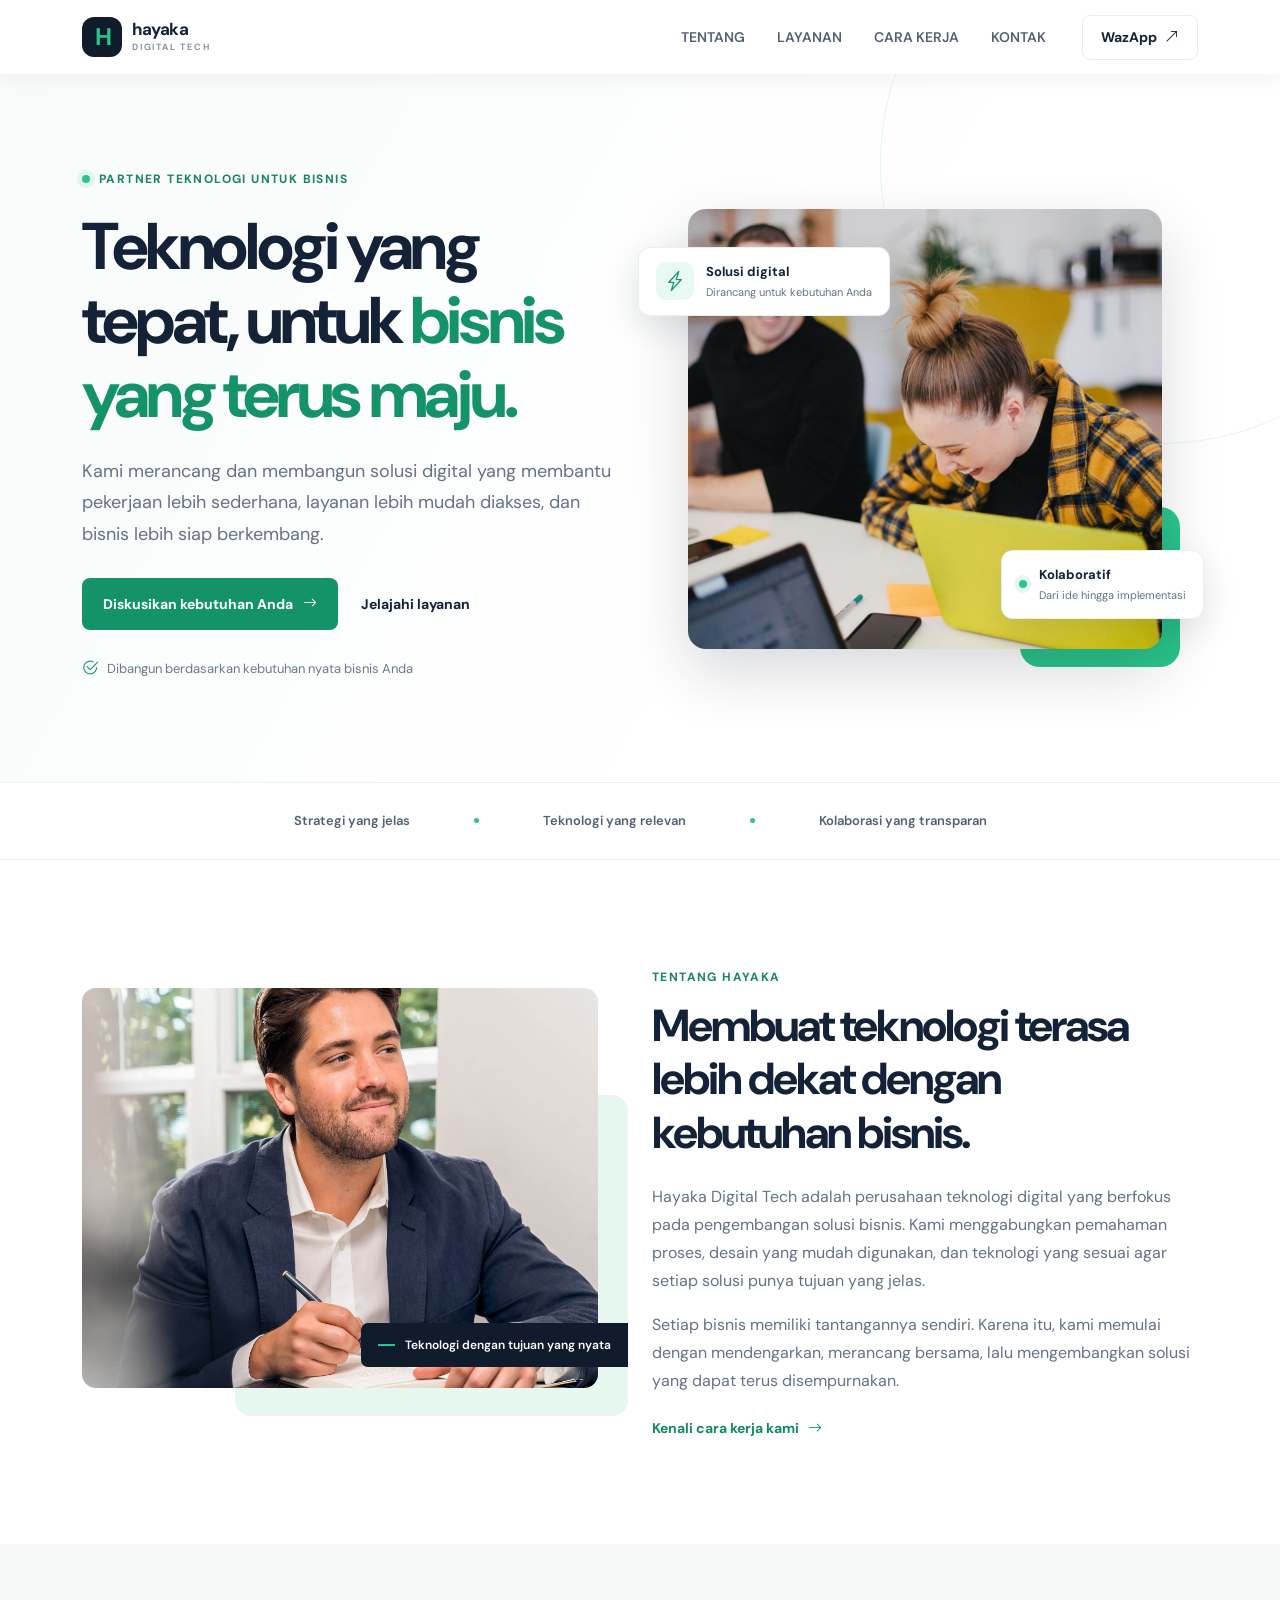
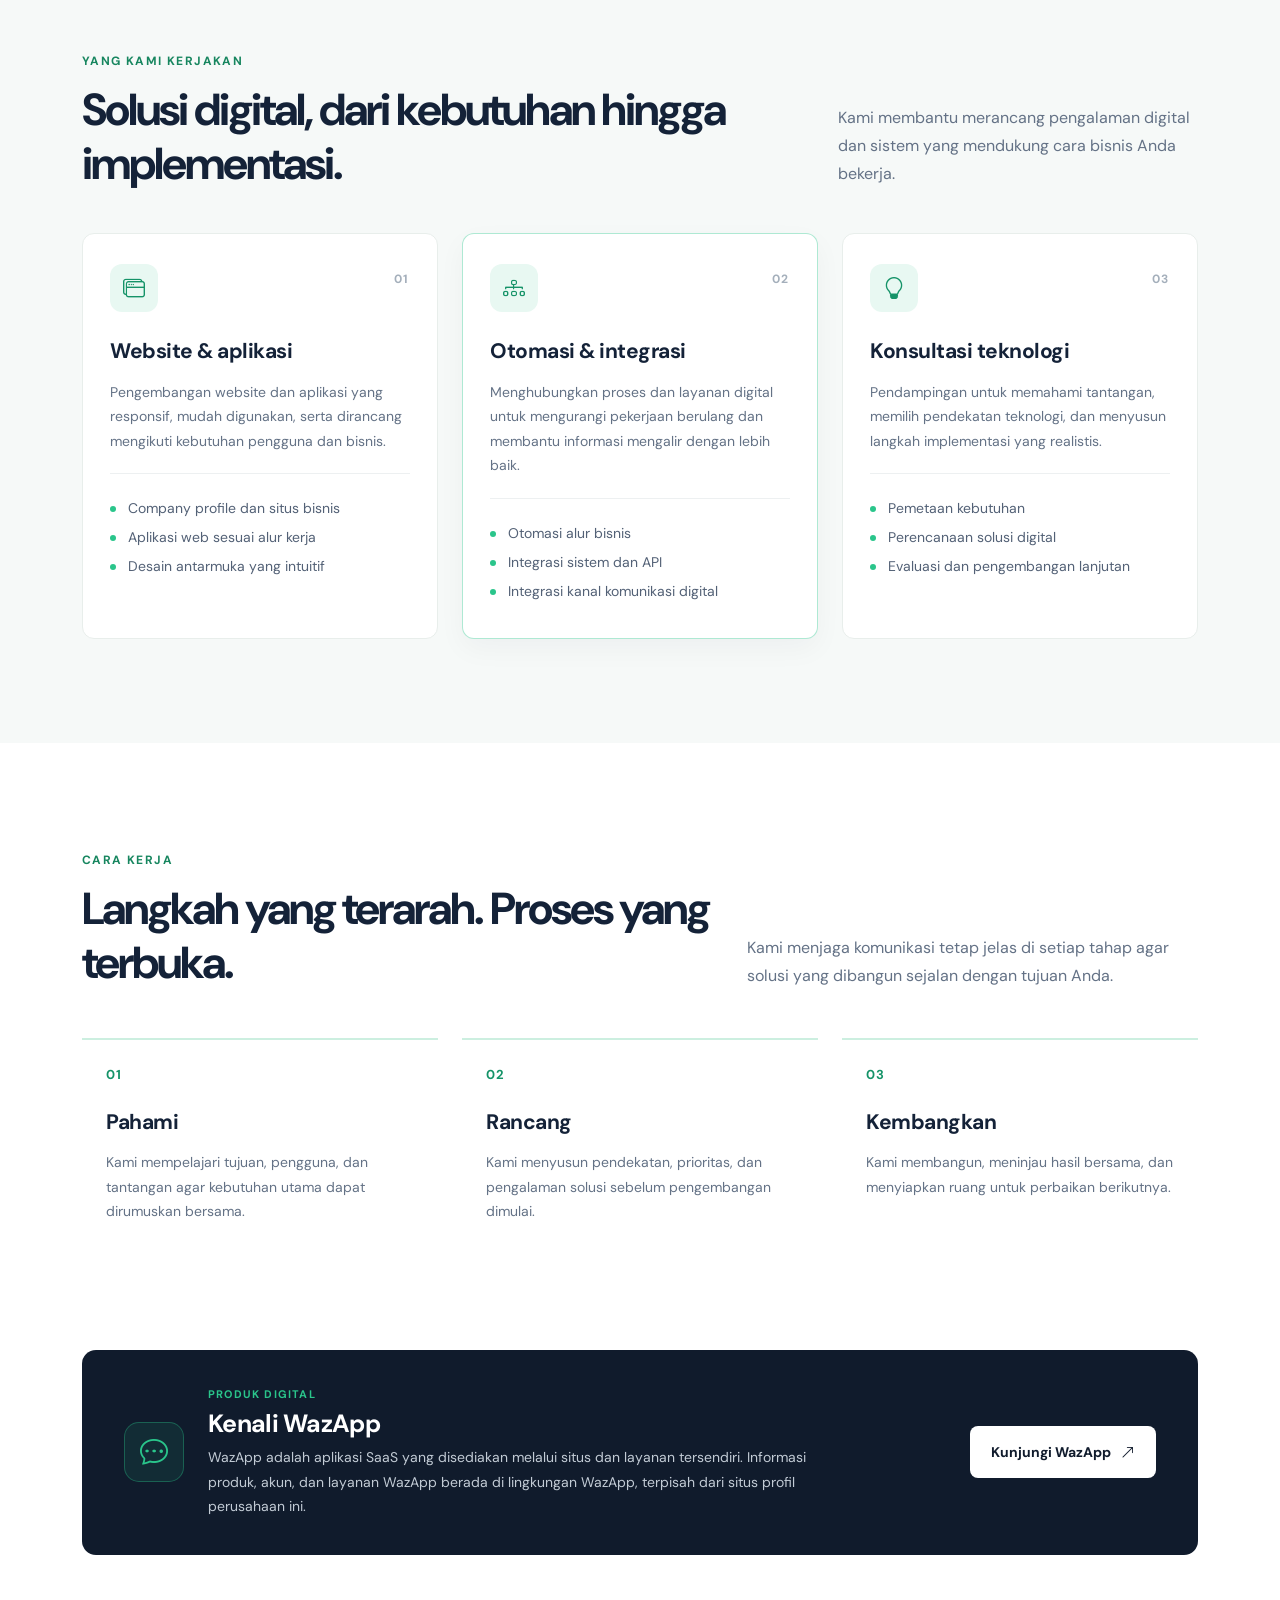
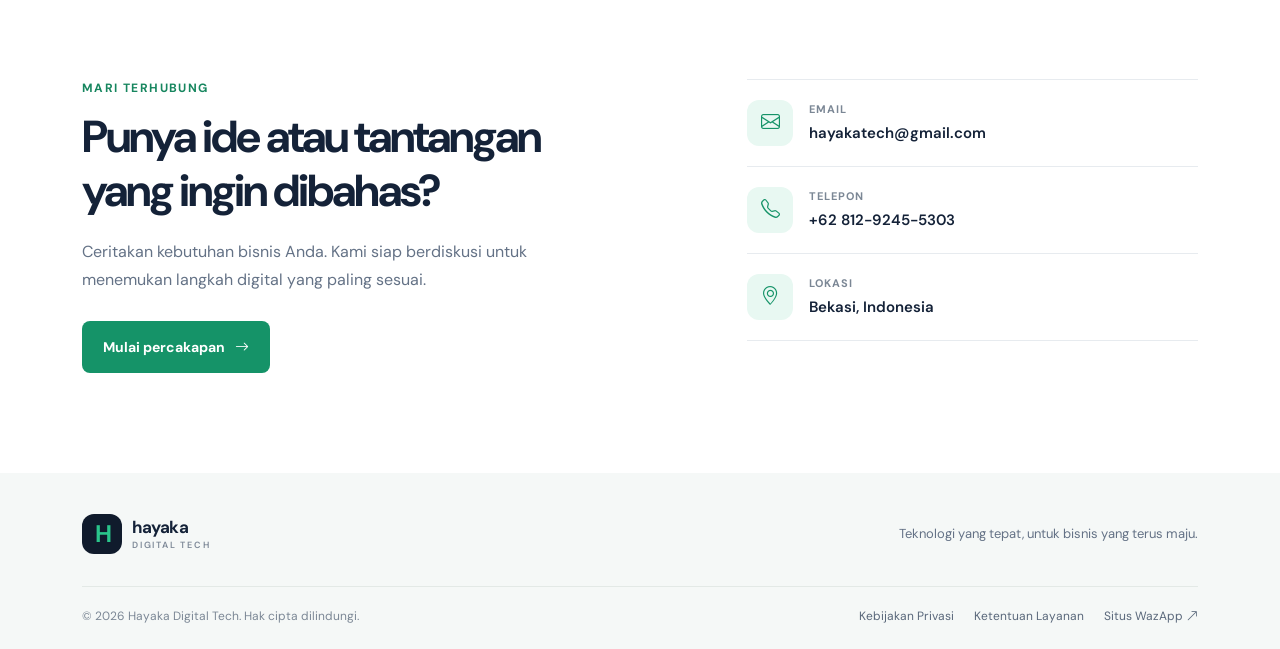
<file: index.html>
<!doctype html>
<html lang="id">
    <head>
        <meta charset="utf-8">
        <meta name="viewport" content="width=device-width, initial-scale=1">
        <meta name="theme-color" content="#101b2c">
        <meta name="description" content="Hayaka Digital Tech membantu bisnis berkembang melalui pengembangan website, aplikasi, otomasi, dan solusi digital yang dirancang sesuai kebutuhan.">
        <meta name="author" content="Hayaka Digital Tech">
        <link rel="canonical" href="https://hayaka.my.id/">
        <meta property="og:type" content="website">
        <meta property="og:title" content="Hayaka Digital Tech — Solusi Digital untuk Bisnis">
        <meta property="og:description" content="Membangun solusi digital yang praktis, relevan, dan siap berkembang bersama bisnis Anda.">
        <meta property="og:url" content="https://hayaka.my.id/">
        <meta property="og:locale" content="id_ID">
        <title>Hayaka Digital Tech — Solusi Digital untuk Bisnis</title>

        <link rel="preconnect" href="https://fonts.googleapis.com">
        <link rel="preconnect" href="https://fonts.gstatic.com" crossorigin>
        <link href="https://fonts.googleapis.com/css2?family=DM+Sans:wght@400;500;600;700&display=swap" rel="stylesheet">
        <link href="css/bootstrap.min.css" rel="stylesheet">
        <link href="css/bootstrap-icons.css" rel="stylesheet">
        <link href="css/tooplate-waso-strategy.css" rel="stylesheet">
        <link href="css/hayaka.css" rel="stylesheet">
    </head>

    <body>
        <a class="skip-link" href="#konten">Lewati ke konten</a>

        <nav class="navbar navbar-expand-lg navbar-light site-navbar sticky-top" aria-label="Navigasi utama">
            <div class="container">
                <a class="navbar-brand brand-lockup" href="./" aria-label="Hayaka Digital Tech, beranda">
                    <span class="brand-mark" aria-hidden="true">H</span>
                    <span class="brand-name">hayaka<span>digital tech</span></span>
                </a>
                <button class="navbar-toggler" type="button" data-bs-toggle="collapse" data-bs-target="#mainNavigation" aria-controls="mainNavigation" aria-expanded="false" aria-label="Buka navigasi">
                    <span class="navbar-toggler-icon"></span>
                </button>
                <div class="collapse navbar-collapse" id="mainNavigation">
                    <ul class="navbar-nav ms-auto align-items-lg-center">
                        <li class="nav-item"><a class="nav-link" href="#tentang">Tentang</a></li>
                        <li class="nav-item"><a class="nav-link" href="#layanan">Layanan</a></li>
                        <li class="nav-item"><a class="nav-link" href="#cara-kerja">Cara kerja</a></li>
                        <li class="nav-item"><a class="nav-link" href="#kontak">Kontak</a></li>
                        <li class="nav-item ms-lg-3"><a class="nav-cta" href="https://wazapp.hayaka.my.id/" target="_blank" rel="noopener noreferrer">WazApp <i class="bi bi-arrow-up-right" aria-hidden="true"></i></a></li>
                    </ul>
                </div>
            </div>
        </nav>

        <main id="konten">
            <section class="hero-section" id="beranda">
                <div class="container">
                    <div class="row align-items-center gy-5">
                        <div class="col-lg-6">
                            <span class="eyebrow"><span class="eyebrow-dot"></span> Partner teknologi untuk bisnis</span>
                            <h1>Teknologi yang tepat, untuk <span>bisnis yang terus maju.</span></h1>
                            <p class="hero-copy">Kami merancang dan membangun solusi digital yang membantu pekerjaan lebih sederhana, layanan lebih mudah diakses, dan bisnis lebih siap berkembang.</p>
                            <div class="hero-actions">
                                <a class="button button-primary" href="#kontak">Diskusikan kebutuhan Anda <i class="bi bi-arrow-right" aria-hidden="true"></i></a>
                                <a class="button button-text" href="#layanan">Jelajahi layanan</a>
                            </div>
                            <div class="hero-note"><i class="bi bi-check2-circle" aria-hidden="true"></i> Dibangun berdasarkan kebutuhan nyata bisnis Anda</div>
                        </div>
                        <div class="col-lg-6">
                            <div class="hero-visual">
                                <img src="images/slide/jason-goodman-0K7GgiA8lVE-unsplash.jpg" alt="Tim berkolaborasi merancang solusi digital" class="hero-image">
                                <div class="visual-card visual-card-top"><span class="visual-icon"><i class="bi bi-lightning-charge" aria-hidden="true"></i></span><span><strong>Solusi digital</strong><small>Dirancang untuk kebutuhan Anda</small></span></div>
                                <div class="visual-card visual-card-bottom"><span class="visual-status" aria-hidden="true"></span><span><strong>Kolaboratif</strong><small>Dari ide hingga implementasi</small></span></div>
                                <div class="visual-decoration" aria-hidden="true"></div>
                            </div>
                        </div>
                    </div>
                </div>
            </section>

            <section class="intro-strip" aria-label="Fokus perusahaan">
                <div class="container">
                    <div class="intro-strip-inner">
                        <span>Strategi yang jelas</span><span class="strip-divider" aria-hidden="true"></span>
                        <span>Teknologi yang relevan</span><span class="strip-divider" aria-hidden="true"></span>
                        <span>Kolaborasi yang transparan</span>
                    </div>
                </div>
            </section>

            <section class="section-padding about-section" id="tentang">
                <div class="container">
                    <div class="row align-items-center gy-5">
                        <div class="col-lg-6">
                            <div class="about-visual">
                                <img src="images/peter-jones-WZROBIlY8Rg-unsplash.jpg" alt="Kolaborasi dalam mengembangkan ide dan produk digital" loading="lazy">
                                <div class="about-caption"><span class="caption-line"></span><span>Teknologi dengan tujuan yang nyata</span></div>
                            </div>
                        </div>
                        <div class="col-lg-6">
                            <span class="section-kicker">Tentang Hayaka</span>
                            <h2 class="section-heading">Membuat teknologi terasa lebih dekat dengan kebutuhan bisnis.</h2>
                            <p class="section-copy">Hayaka Digital Tech adalah perusahaan teknologi digital yang berfokus pada pengembangan solusi bisnis. Kami menggabungkan pemahaman proses, desain yang mudah digunakan, dan teknologi yang sesuai agar setiap solusi punya tujuan yang jelas.</p>
                            <p class="section-copy">Setiap bisnis memiliki tantangannya sendiri. Karena itu, kami memulai dengan mendengarkan, merancang bersama, lalu mengembangkan solusi yang dapat terus disempurnakan.</p>
                            <a class="inline-link" href="#cara-kerja">Kenali cara kerja kami <i class="bi bi-arrow-right" aria-hidden="true"></i></a>
                        </div>
                    </div>
                </div>
            </section>

            <section class="section-padding services-section" id="layanan">
                <div class="container">
                    <div class="section-heading-row">
                        <div>
                            <span class="section-kicker">Yang kami kerjakan</span>
                            <h2 class="section-heading">Solusi digital, dari kebutuhan hingga implementasi.</h2>
                        </div>
                        <p class="section-copy">Kami membantu merancang pengalaman digital dan sistem yang mendukung cara bisnis Anda bekerja.</p>
                    </div>
                    <div class="row g-4">
                        <div class="col-md-6 col-lg-4">
                            <article class="service-card">
                                <span class="service-icon"><i class="bi bi-window-stack" aria-hidden="true"></i></span>
                                <span class="service-number">01</span>
                                <h3>Website &amp; aplikasi</h3>
                                <p>Pengembangan website dan aplikasi yang responsif, mudah digunakan, serta dirancang mengikuti kebutuhan pengguna dan bisnis.</p>
                                <ul><li>Company profile dan situs bisnis</li><li>Aplikasi web sesuai alur kerja</li><li>Desain antarmuka yang intuitif</li></ul>
                            </article>
                        </div>
                        <div class="col-md-6 col-lg-4">
                            <article class="service-card service-card-featured">
                                <span class="service-icon"><i class="bi bi-diagram-3" aria-hidden="true"></i></span>
                                <span class="service-number">02</span>
                                <h3>Otomasi &amp; integrasi</h3>
                                <p>Menghubungkan proses dan layanan digital untuk mengurangi pekerjaan berulang dan membantu informasi mengalir dengan lebih baik.</p>
                                <ul><li>Otomasi alur bisnis</li><li>Integrasi sistem dan API</li><li>Integrasi kanal komunikasi digital</li></ul>
                            </article>
                        </div>
                        <div class="col-md-6 col-lg-4">
                            <article class="service-card">
                                <span class="service-icon"><i class="bi bi-lightbulb" aria-hidden="true"></i></span>
                                <span class="service-number">03</span>
                                <h3>Konsultasi teknologi</h3>
                                <p>Pendampingan untuk memahami tantangan, memilih pendekatan teknologi, dan menyusun langkah implementasi yang realistis.</p>
                                <ul><li>Pemetaan kebutuhan</li><li>Perencanaan solusi digital</li><li>Evaluasi dan pengembangan lanjutan</li></ul>
                            </article>
                        </div>
                    </div>
                </div>
            </section>

            <section class="section-padding process-section" id="cara-kerja">
                <div class="container">
                    <div class="row align-items-end gy-3 mb-5">
                        <div class="col-lg-7">
                            <span class="section-kicker">Cara kerja</span>
                            <h2 class="section-heading">Langkah yang terarah. Proses yang terbuka.</h2>
                        </div>
                        <div class="col-lg-5"><p class="section-copy mb-0">Kami menjaga komunikasi tetap jelas di setiap tahap agar solusi yang dibangun sejalan dengan tujuan Anda.</p></div>
                    </div>
                    <div class="row g-4 process-grid">
                        <div class="col-md-4"><article class="process-step"><span class="process-index">01</span><h3>Pahami</h3><p>Kami mempelajari tujuan, pengguna, dan tantangan agar kebutuhan utama dapat dirumuskan bersama.</p></article></div>
                        <div class="col-md-4"><article class="process-step"><span class="process-index">02</span><h3>Rancang</h3><p>Kami menyusun pendekatan, prioritas, dan pengalaman solusi sebelum pengembangan dimulai.</p></article></div>
                        <div class="col-md-4"><article class="process-step"><span class="process-index">03</span><h3>Kembangkan</h3><p>Kami membangun, meninjau hasil bersama, dan menyiapkan ruang untuk perbaikan berikutnya.</p></article></div>
                    </div>
                </div>
            </section>

            <section class="product-section">
                <div class="container">
                    <div class="product-panel">
                        <div class="product-mark" aria-hidden="true"><i class="bi bi-chat-dots"></i></div>
                        <div class="product-copy">
                            <span class="product-label">Produk digital</span>
                            <h2>Kenali WazApp</h2>
                            <p>WazApp adalah aplikasi SaaS yang disediakan melalui situs dan layanan tersendiri. Informasi produk, akun, dan layanan WazApp berada di lingkungan WazApp, terpisah dari situs profil perusahaan ini.</p>
                        </div>
                        <a class="button button-light" href="https://wazapp.hayaka.my.id/" target="_blank" rel="noopener noreferrer">Kunjungi WazApp <i class="bi bi-arrow-up-right" aria-hidden="true"></i></a>
                    </div>
                </div>
            </section>

            <section class="section-padding contact-section" id="kontak">
                <div class="container">
                    <div class="row gy-5">
                        <div class="col-lg-6">
                            <span class="section-kicker">Mari terhubung</span>
                            <h2 class="section-heading">Punya ide atau tantangan yang ingin dibahas?</h2>
                            <p class="section-copy">Ceritakan kebutuhan bisnis Anda. Kami siap berdiskusi untuk menemukan langkah digital yang paling sesuai.</p>
                            <a class="button button-primary contact-button" href="mailto:hayakatech@gmail.com?subject=Diskusi%20Solusi%20Digital">Mulai percakapan <i class="bi bi-arrow-right" aria-hidden="true"></i></a>
                        </div>
                        <div class="col-lg-5 offset-lg-1">
                            <div class="contact-details">
                                <div class="contact-item"><span class="contact-icon"><i class="bi bi-envelope" aria-hidden="true"></i></span><div><span class="contact-label">Email</span><a href="mailto:hayakatech@gmail.com">hayakatech@gmail.com</a></div></div>
                                <div class="contact-item"><span class="contact-icon"><i class="bi bi-telephone" aria-hidden="true"></i></span><div><span class="contact-label">Telepon</span><a href="tel:+6281292455303">+62 812-9245-5303</a></div></div>
                                <div class="contact-item"><span class="contact-icon"><i class="bi bi-geo-alt" aria-hidden="true"></i></span><div><span class="contact-label">Lokasi</span><span>Bekasi, Indonesia</span></div></div>
                            </div>
                        </div>
                    </div>
                </div>
            </section>
        </main>

        <footer class="site-footer">
            <div class="container">
                <div class="footer-main">
                    <a class="navbar-brand brand-lockup" href="./" aria-label="Hayaka Digital Tech, beranda">
                        <span class="brand-mark" aria-hidden="true">H</span>
                        <span class="brand-name">hayaka<span>digital tech</span></span>
                    </a>
                    <p>Teknologi yang tepat, untuk bisnis yang terus maju.</p>
                </div>
                <div class="footer-bottom">
                    <span>&copy; <span id="currentYear">2026</span> Hayaka Digital Tech. Hak cipta dilindungi.</span>
                    <nav class="footer-links" aria-label="Informasi legal">
                        <a href="privacy-policy/">Kebijakan Privasi</a>
                        <a href="terms/">Ketentuan Layanan</a>
                        <a href="https://wazapp.hayaka.my.id/" target="_blank" rel="noopener noreferrer">Situs WazApp <i class="bi bi-arrow-up-right" aria-hidden="true"></i></a>
                    </nav>
                </div>
            </div>
        </footer>

        <script src="js/bootstrap.min.js"></script>
        <script>
            document.getElementById('currentYear').textContent = new Date().getFullYear();
        </script>
    </body>
</html>
</file>
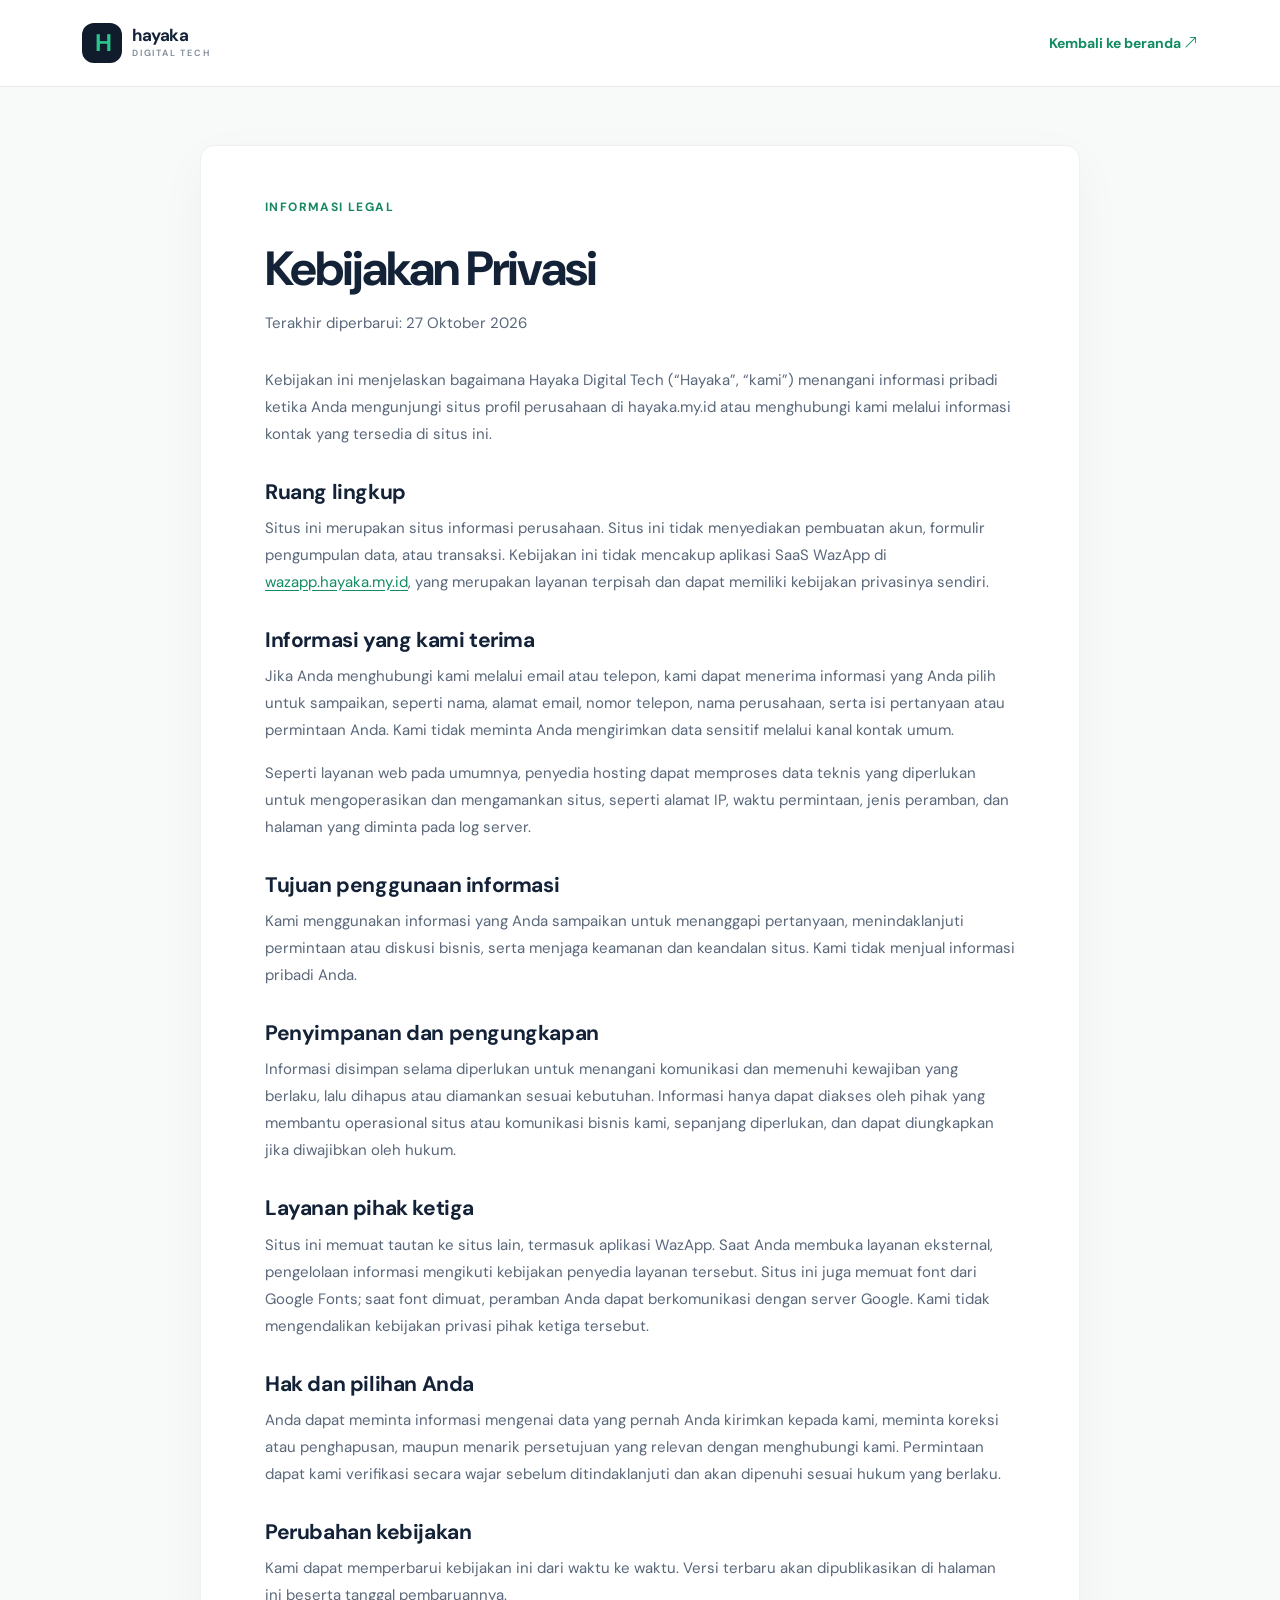
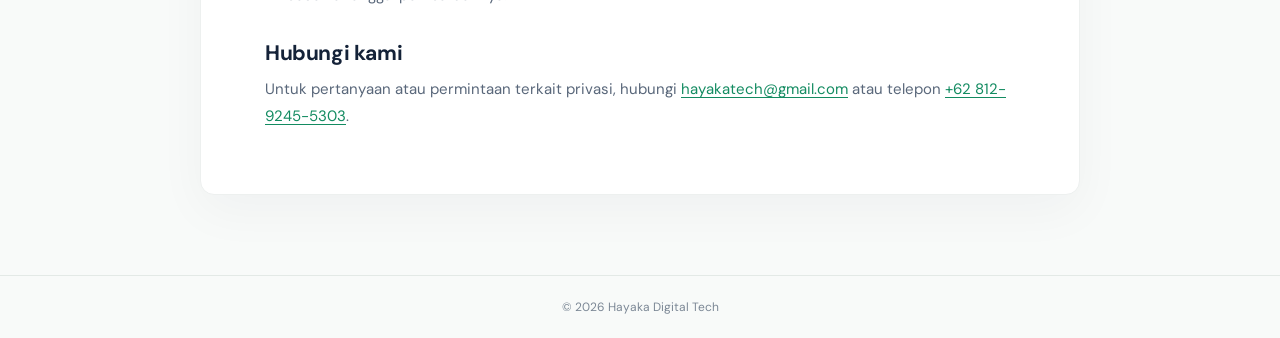
<file: privacy-policy/index.html>
<!doctype html>
<html lang="id">
    <head>
        <meta charset="utf-8">
        <meta name="viewport" content="width=device-width, initial-scale=1">
        <meta name="theme-color" content="#101b2c">
        <meta name="description" content="Kebijakan Privasi situs Hayaka Digital Tech.">
        <link rel="canonical" href="https://hayaka.my.id/privacy-policy">
        <title>Kebijakan Privasi — Hayaka Digital Tech</title>
        <link rel="preconnect" href="https://fonts.googleapis.com">
        <link rel="preconnect" href="https://fonts.gstatic.com" crossorigin>
        <link href="https://fonts.googleapis.com/css2?family=DM+Sans:wght@400;500;600;700&display=swap" rel="stylesheet">
        <link href="../css/bootstrap.min.css" rel="stylesheet">
        <link href="../css/bootstrap-icons.css" rel="stylesheet">
        <link href="../css/tooplate-waso-strategy.css" rel="stylesheet">
        <link href="../css/hayaka.css" rel="stylesheet">
    </head>
    <body class="legal-page">
        <header class="legal-header">
            <div class="container">
                <a class="navbar-brand brand-lockup" href="../" aria-label="Hayaka Digital Tech, beranda">
                    <span class="brand-mark" aria-hidden="true">H</span>
                    <span class="brand-name">hayaka<span>digital tech</span></span>
                </a>
                <a class="legal-home" href="../">Kembali ke beranda <i class="bi bi-arrow-up-right" aria-hidden="true"></i></a>
            </div>
        </header>
        <main class="container">
            <article class="legal-content">
                <span class="section-kicker">Informasi legal</span>
                <h1>Kebijakan Privasi</h1>
                <p class="legal-updated">Terakhir diperbarui: 27 Oktober 2026</p>
                <p>Kebijakan ini menjelaskan bagaimana Hayaka Digital Tech (“Hayaka”, “kami”) menangani informasi pribadi ketika Anda mengunjungi situs profil perusahaan di hayaka.my.id atau menghubungi kami melalui informasi kontak yang tersedia di situs ini.</p>

                <h2>Ruang lingkup</h2>
                <p>Situs ini merupakan situs informasi perusahaan. Situs ini tidak menyediakan pembuatan akun, formulir pengumpulan data, atau transaksi. Kebijakan ini tidak mencakup aplikasi SaaS WazApp di <a href="https://wazapp.hayaka.my.id/" target="_blank" rel="noopener noreferrer">wazapp.hayaka.my.id</a>, yang merupakan layanan terpisah dan dapat memiliki kebijakan privasinya sendiri.</p>

                <h2>Informasi yang kami terima</h2>
                <p>Jika Anda menghubungi kami melalui email atau telepon, kami dapat menerima informasi yang Anda pilih untuk sampaikan, seperti nama, alamat email, nomor telepon, nama perusahaan, serta isi pertanyaan atau permintaan Anda. Kami tidak meminta Anda mengirimkan data sensitif melalui kanal kontak umum.</p>
                <p>Seperti layanan web pada umumnya, penyedia hosting dapat memproses data teknis yang diperlukan untuk mengoperasikan dan mengamankan situs, seperti alamat IP, waktu permintaan, jenis peramban, dan halaman yang diminta pada log server.</p>

                <h2>Tujuan penggunaan informasi</h2>
                <p>Kami menggunakan informasi yang Anda sampaikan untuk menanggapi pertanyaan, menindaklanjuti permintaan atau diskusi bisnis, serta menjaga keamanan dan keandalan situs. Kami tidak menjual informasi pribadi Anda.</p>

                <h2>Penyimpanan dan pengungkapan</h2>
                <p>Informasi disimpan selama diperlukan untuk menangani komunikasi dan memenuhi kewajiban yang berlaku, lalu dihapus atau diamankan sesuai kebutuhan. Informasi hanya dapat diakses oleh pihak yang membantu operasional situs atau komunikasi bisnis kami, sepanjang diperlukan, dan dapat diungkapkan jika diwajibkan oleh hukum.</p>

                <h2>Layanan pihak ketiga</h2>
                <p>Situs ini memuat tautan ke situs lain, termasuk aplikasi WazApp. Saat Anda membuka layanan eksternal, pengelolaan informasi mengikuti kebijakan penyedia layanan tersebut. Situs ini juga memuat font dari Google Fonts; saat font dimuat, peramban Anda dapat berkomunikasi dengan server Google. Kami tidak mengendalikan kebijakan privasi pihak ketiga tersebut.</p>

                <h2>Hak dan pilihan Anda</h2>
                <p>Anda dapat meminta informasi mengenai data yang pernah Anda kirimkan kepada kami, meminta koreksi atau penghapusan, maupun menarik persetujuan yang relevan dengan menghubungi kami. Permintaan dapat kami verifikasi secara wajar sebelum ditindaklanjuti dan akan dipenuhi sesuai hukum yang berlaku.</p>

                <h2>Perubahan kebijakan</h2>
                <p>Kami dapat memperbarui kebijakan ini dari waktu ke waktu. Versi terbaru akan dipublikasikan di halaman ini beserta tanggal pembaruannya.</p>

                <h2>Hubungi kami</h2>
                <p>Untuk pertanyaan atau permintaan terkait privasi, hubungi <a href="mailto:hayakatech@gmail.com">hayakatech@gmail.com</a> atau telepon <a href="tel:+6281292455303">+62 812-9245-5303</a>.</p>
            </article>
        </main>
        <footer class="legal-footer">© <span id="currentYear">2026</span> Hayaka Digital Tech</footer>
        <script>document.getElementById('currentYear').textContent = new Date().getFullYear();</script>
    </body>
</html>
</file>
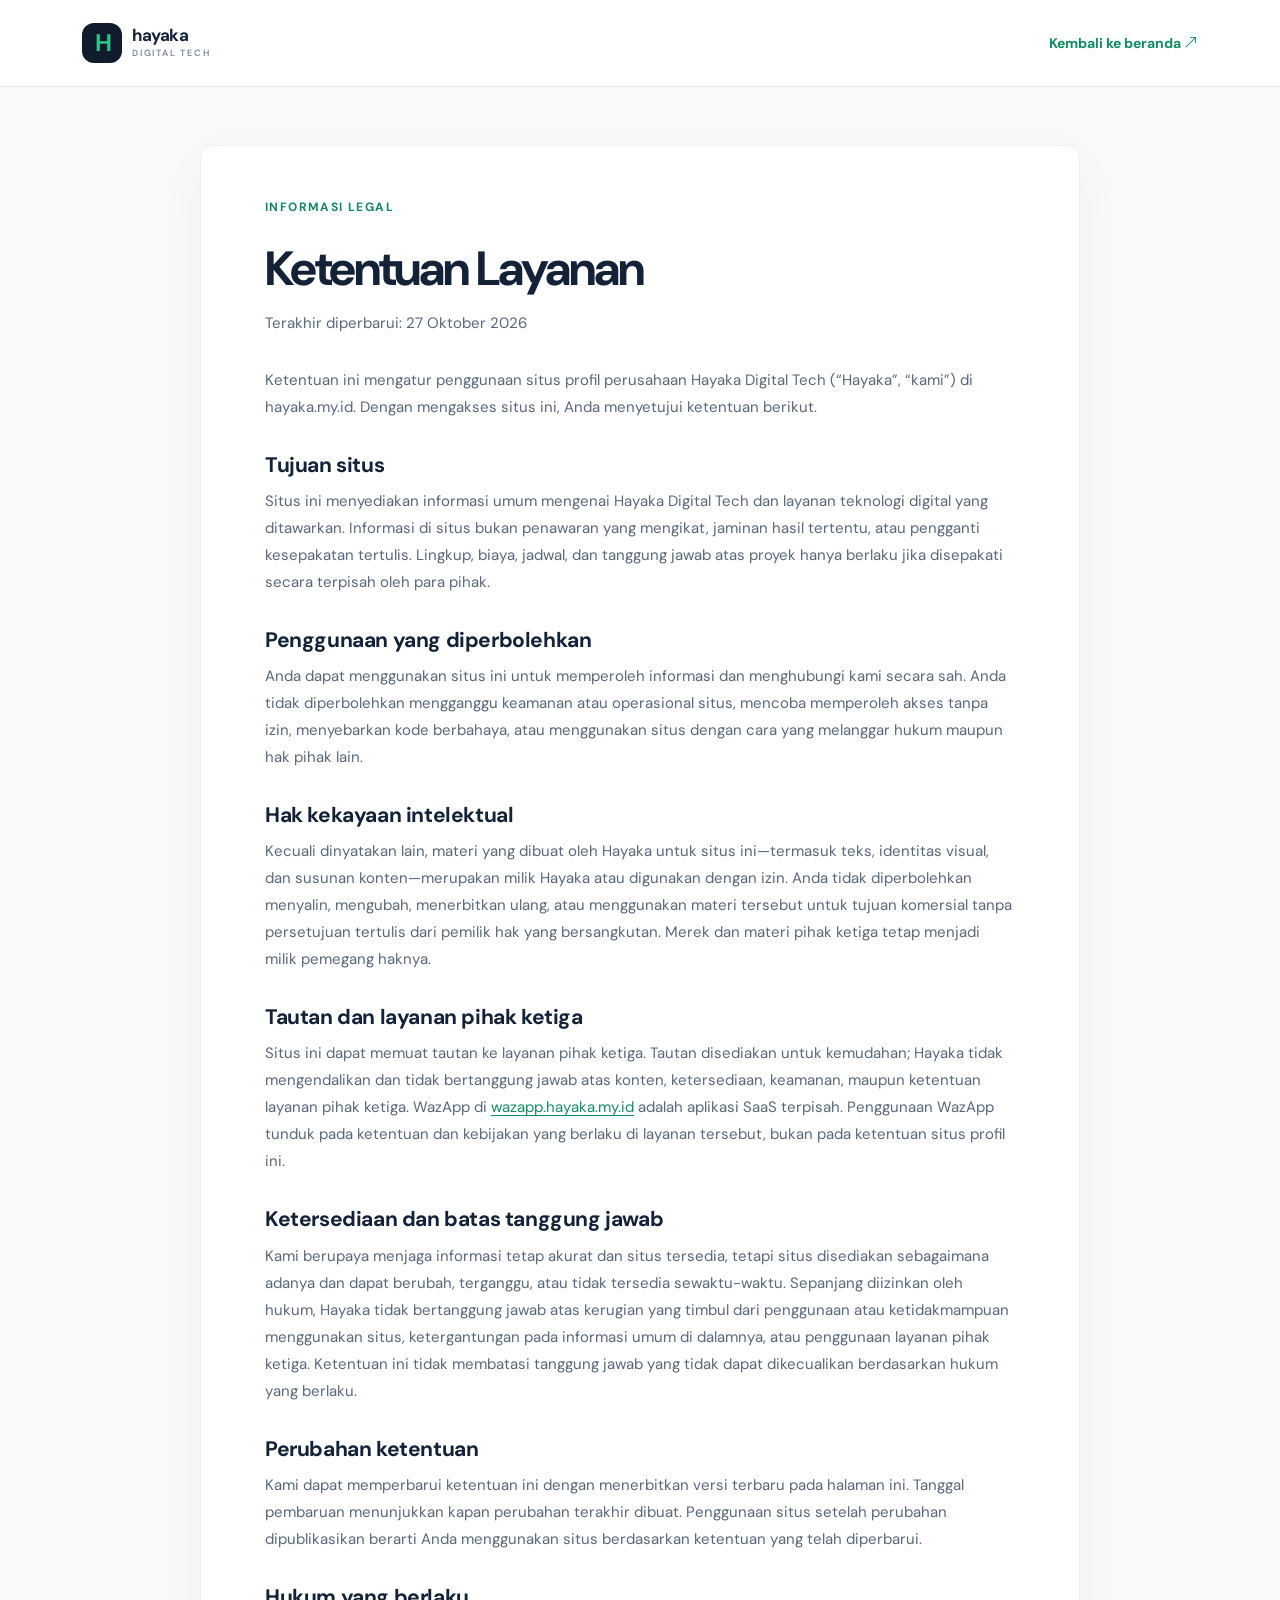
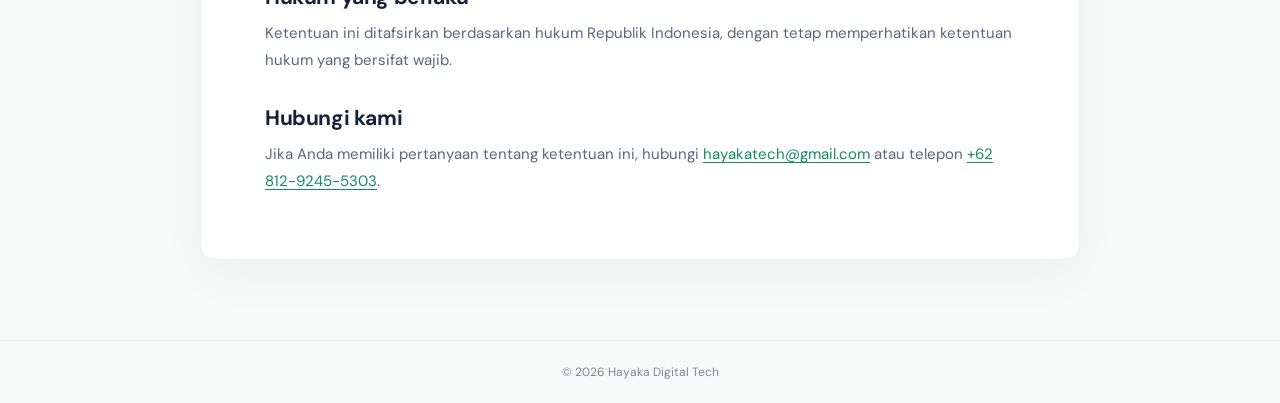
<file: terms/index.html>
<!doctype html>
<html lang="id">
    <head>
        <meta charset="utf-8">
        <meta name="viewport" content="width=device-width, initial-scale=1">
        <meta name="theme-color" content="#101b2c">
        <meta name="description" content="Ketentuan penggunaan situs Hayaka Digital Tech.">
        <link rel="canonical" href="https://hayaka.my.id/terms">
        <title>Ketentuan Layanan — Hayaka Digital Tech</title>
        <link rel="preconnect" href="https://fonts.googleapis.com">
        <link rel="preconnect" href="https://fonts.gstatic.com" crossorigin>
        <link href="https://fonts.googleapis.com/css2?family=DM+Sans:wght@400;500;600;700&display=swap" rel="stylesheet">
        <link href="../css/bootstrap.min.css" rel="stylesheet">
        <link href="../css/bootstrap-icons.css" rel="stylesheet">
        <link href="../css/tooplate-waso-strategy.css" rel="stylesheet">
        <link href="../css/hayaka.css" rel="stylesheet">
    </head>
    <body class="legal-page">
        <header class="legal-header">
            <div class="container">
                <a class="navbar-brand brand-lockup" href="../" aria-label="Hayaka Digital Tech, beranda">
                    <span class="brand-mark" aria-hidden="true">H</span>
                    <span class="brand-name">hayaka<span>digital tech</span></span>
                </a>
                <a class="legal-home" href="../">Kembali ke beranda <i class="bi bi-arrow-up-right" aria-hidden="true"></i></a>
            </div>
        </header>
        <main class="container">
            <article class="legal-content">
                <span class="section-kicker">Informasi legal</span>
                <h1>Ketentuan Layanan</h1>
                <p class="legal-updated">Terakhir diperbarui: 27 Oktober 2026</p>
                <p>Ketentuan ini mengatur penggunaan situs profil perusahaan Hayaka Digital Tech (“Hayaka”, “kami”) di hayaka.my.id. Dengan mengakses situs ini, Anda menyetujui ketentuan berikut.</p>

                <h2>Tujuan situs</h2>
                <p>Situs ini menyediakan informasi umum mengenai Hayaka Digital Tech dan layanan teknologi digital yang ditawarkan. Informasi di situs bukan penawaran yang mengikat, jaminan hasil tertentu, atau pengganti kesepakatan tertulis. Lingkup, biaya, jadwal, dan tanggung jawab atas proyek hanya berlaku jika disepakati secara terpisah oleh para pihak.</p>

                <h2>Penggunaan yang diperbolehkan</h2>
                <p>Anda dapat menggunakan situs ini untuk memperoleh informasi dan menghubungi kami secara sah. Anda tidak diperbolehkan mengganggu keamanan atau operasional situs, mencoba memperoleh akses tanpa izin, menyebarkan kode berbahaya, atau menggunakan situs dengan cara yang melanggar hukum maupun hak pihak lain.</p>

                <h2>Hak kekayaan intelektual</h2>
                <p>Kecuali dinyatakan lain, materi yang dibuat oleh Hayaka untuk situs ini—termasuk teks, identitas visual, dan susunan konten—merupakan milik Hayaka atau digunakan dengan izin. Anda tidak diperbolehkan menyalin, mengubah, menerbitkan ulang, atau menggunakan materi tersebut untuk tujuan komersial tanpa persetujuan tertulis dari pemilik hak yang bersangkutan. Merek dan materi pihak ketiga tetap menjadi milik pemegang haknya.</p>

                <h2>Tautan dan layanan pihak ketiga</h2>
                <p>Situs ini dapat memuat tautan ke layanan pihak ketiga. Tautan disediakan untuk kemudahan; Hayaka tidak mengendalikan dan tidak bertanggung jawab atas konten, ketersediaan, keamanan, maupun ketentuan layanan pihak ketiga. WazApp di <a href="https://wazapp.hayaka.my.id/" target="_blank" rel="noopener noreferrer">wazapp.hayaka.my.id</a> adalah aplikasi SaaS terpisah. Penggunaan WazApp tunduk pada ketentuan dan kebijakan yang berlaku di layanan tersebut, bukan pada ketentuan situs profil ini.</p>

                <h2>Ketersediaan dan batas tanggung jawab</h2>
                <p>Kami berupaya menjaga informasi tetap akurat dan situs tersedia, tetapi situs disediakan sebagaimana adanya dan dapat berubah, terganggu, atau tidak tersedia sewaktu-waktu. Sepanjang diizinkan oleh hukum, Hayaka tidak bertanggung jawab atas kerugian yang timbul dari penggunaan atau ketidakmampuan menggunakan situs, ketergantungan pada informasi umum di dalamnya, atau penggunaan layanan pihak ketiga. Ketentuan ini tidak membatasi tanggung jawab yang tidak dapat dikecualikan berdasarkan hukum yang berlaku.</p>

                <h2>Perubahan ketentuan</h2>
                <p>Kami dapat memperbarui ketentuan ini dengan menerbitkan versi terbaru pada halaman ini. Tanggal pembaruan menunjukkan kapan perubahan terakhir dibuat. Penggunaan situs setelah perubahan dipublikasikan berarti Anda menggunakan situs berdasarkan ketentuan yang telah diperbarui.</p>

                <h2>Hukum yang berlaku</h2>
                <p>Ketentuan ini ditafsirkan berdasarkan hukum Republik Indonesia, dengan tetap memperhatikan ketentuan hukum yang bersifat wajib.</p>

                <h2>Hubungi kami</h2>
                <p>Jika Anda memiliki pertanyaan tentang ketentuan ini, hubungi <a href="mailto:hayakatech@gmail.com">hayakatech@gmail.com</a> atau telepon <a href="tel:+6281292455303">+62 812-9245-5303</a>.</p>
            </article>
        </main>
        <footer class="legal-footer">© <span id="currentYear">2026</span> Hayaka Digital Tech</footer>
        <script>document.getElementById('currentYear').textContent = new Date().getFullYear();</script>
    </body>
</html>
</file>
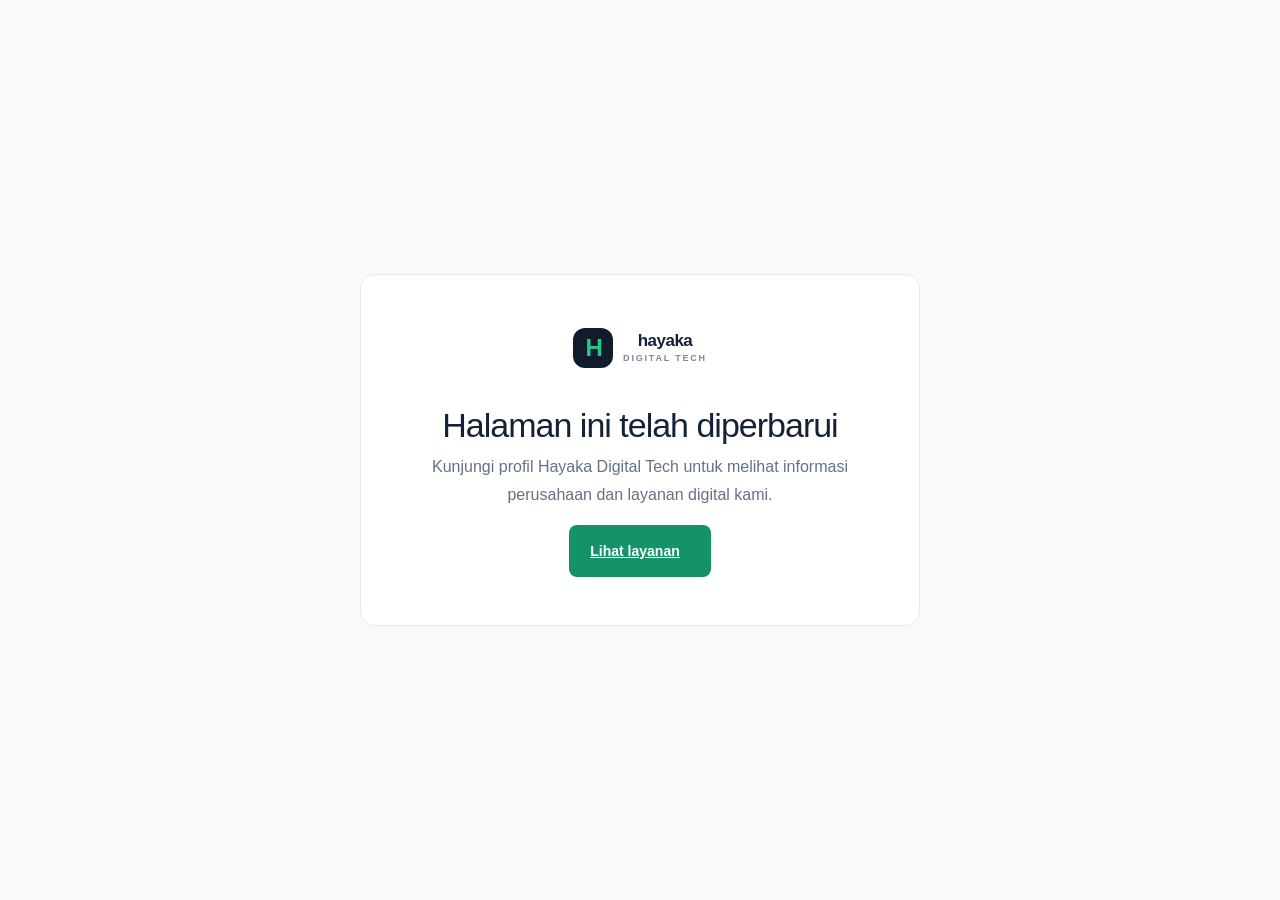
<file: project-detail.html>
<!doctype html>
<html lang="id">
    <head>
        <meta charset="utf-8">
        <meta name="viewport" content="width=device-width, initial-scale=1">
        <meta name="robots" content="noindex,follow">
        <title>Halaman Dipindahkan — Hayaka Digital Tech</title>
        <link href="css/bootstrap.min.css" rel="stylesheet">
        <link href="css/hayaka.css" rel="stylesheet">
        <style>
            body { min-height: 100vh; display: grid; place-items: center; padding: 24px; background: #f8faf9; }
            .moved-card { max-width: 560px; padding: 48px; border: 1px solid #e7ebef; border-radius: 14px; background: #fff; text-align: center; }
            .moved-card .brand-lockup { margin-bottom: 32px; }
            .moved-card h1 { font-size: 34px; }
            @media (max-width: 575.98px) { .moved-card { padding: 32px 22px; } }
        </style>
    </head>
    <body>
        <main class="moved-card">
            <a class="navbar-brand brand-lockup" href="./" aria-label="Hayaka Digital Tech, beranda">
                <span class="brand-mark" aria-hidden="true">H</span>
                <span class="brand-name">hayaka<span>digital tech</span></span>
            </a>
            <h1>Halaman ini telah diperbarui</h1>
            <p>Kunjungi profil Hayaka Digital Tech untuk melihat informasi perusahaan dan layanan digital kami.</p>
            <a class="button button-primary" href="./#layanan">Lihat layanan <i class="bi bi-arrow-right" aria-hidden="true"></i></a>
        </main>
    </body>
</html>
</file>
<file: css/hayaka.css>
:root {
  --ink: #142238;
  --muted: #647286;
  --navy: #101b2c;
  --green: #2ac58b;
  --mint: #e8f8f2;
  --line: #e7ebef;
}

html {
  scroll-behavior: smooth;
  scroll-padding-top: 92px;
}

body {
  color: var(--ink);
  font-family: 'DM Sans', sans-serif;
}

body,
p,
ul li {
  font-size: 16px;
}

p {
  color: var(--muted);
  line-height: 1.75;
}

h1,
h2,
h3,
h4,
h5,
h6 {
  color: var(--ink);
  letter-spacing: -1px;
}

.skip-link {
  position: absolute;
  top: -60px;
  left: 16px;
  z-index: 2000;
  padding: 10px 16px;
  background: var(--navy);
  color: #fff;
}

.skip-link:focus {
  top: 12px;
}

.site-navbar {
  z-index: 1030;
  padding: 12px 0;
  background: rgba(255, 255, 255, .97);
  box-shadow: 0 4px 24px rgba(20, 34, 56, .06);
}

.brand-lockup {
  display: inline-flex;
  align-items: center;
  gap: 10px;
  margin: 0;
  color: var(--ink);
}

.brand-lockup:hover {
  color: var(--ink);
}

.brand-mark {
  display: grid;
  width: 40px;
  height: 40px;
  place-items: center;
  border-radius: 12px;
  background: var(--navy);
  color: var(--green);
  font-size: 24px;
  font-weight: 700;
  letter-spacing: -2px;
}

.brand-name {
  display: flex;
  flex-direction: column;
  color: var(--ink);
  font-size: 17px;
  font-weight: 700;
  line-height: 1.05;
  letter-spacing: -.5px;
}

.brand-name span {
  margin-top: 4px;
  color: #7e8998;
  font-size: 9px;
  font-weight: 600;
  letter-spacing: 1.8px;
  text-transform: uppercase;
}

.site-navbar .navbar-nav {
  gap: 8px;
}

.site-navbar .navbar-nav .nav-link {
  padding: 10px 12px;
  color: #536176;
  font-size: 14px;
  font-weight: 600;
}

.site-navbar .navbar-nav .nav-link:hover,
.site-navbar .navbar-nav .nav-link:focus {
  color: #138b61;
}

.nav-cta {
  display: inline-flex;
  align-items: center;
  gap: 8px;
  padding: 11px 18px;
  border: 1px solid var(--line);
  border-radius: 8px;
  color: var(--ink);
  font-size: 14px;
  font-weight: 700;
}

.nav-cta:hover {
  border-color: var(--green);
  color: #138b61;
}

.hero-section {
  position: relative;
  overflow: hidden;
  padding: 92px 0 100px;
  background: linear-gradient(120deg, #f8fbfa 0%, #fff 62%);
}

.hero-section::before {
  position: absolute;
  top: -190px;
  right: -160px;
  width: 560px;
  height: 560px;
  border: 1px solid rgba(42, 197, 139, .14);
  border-radius: 50%;
  content: "";
}

.eyebrow,
.section-kicker {
  display: inline-flex;
  align-items: center;
  gap: 9px;
  color: #17865f;
  font-size: 12px;
  font-weight: 700;
  letter-spacing: 1.4px;
  text-transform: uppercase;
}

.eyebrow {
  margin-bottom: 22px;
}

.eyebrow-dot,
.visual-status {
  width: 8px;
  height: 8px;
  border-radius: 50%;
  background: var(--green);
  box-shadow: 0 0 0 5px rgba(42, 197, 139, .12);
}

.hero-section h1 {
  max-width: 650px;
  margin: 0;
  font-size: clamp(42px, 5.2vw, 66px);
  line-height: 1.12;
  letter-spacing: -3.4px;
}

.hero-section h1 span {
  color: #159368;
}

.hero-copy {
  max-width: 550px;
  margin: 24px 0 28px;
  font-size: 18px;
}

.hero-actions {
  display: flex;
  flex-wrap: wrap;
  align-items: center;
  gap: 12px 22px;
}

.button {
  display: inline-flex;
  min-height: 52px;
  align-items: center;
  justify-content: center;
  gap: 10px;
  padding: 13px 20px;
  border: 1px solid transparent;
  border-radius: 8px;
  font-size: 14px;
  font-weight: 700;
  transition: background-color .2s ease, color .2s ease, transform .2s ease, border-color .2s ease;
}

.button:hover {
  transform: translateY(-2px);
}

.button-primary {
  background: #159368;
  color: #fff;
}

.button-primary:hover,
.button-primary:focus {
  background: #107a56;
  color: #fff;
}

.button-text {
  min-height: auto;
  padding: 12px 0;
  color: var(--ink);
}

.button-text:hover {
  color: #138b61;
}

.hero-note {
  display: flex;
  align-items: center;
  gap: 8px;
  margin-top: 26px;
  color: #6d798b;
  font-size: 13px;
}

.hero-note i {
  color: #159368;
  font-size: 17px;
}

.hero-visual {
  position: relative;
  width: min(100%, 510px);
  margin: 10px auto 0;
  padding: 18px;
}

.hero-image {
  position: relative;
  z-index: 1;
  display: block;
  width: 100%;
  height: 440px;
  border-radius: 18px;
  object-fit: cover;
  box-shadow: 0 24px 60px rgba(16, 27, 44, .16);
}

.visual-decoration {
  position: absolute;
  right: 0;
  bottom: 0;
  width: 160px;
  height: 160px;
  border-radius: 20px;
  background: var(--green);
}

.visual-card {
  position: absolute;
  z-index: 2;
  display: flex;
  align-items: center;
  gap: 12px;
  padding: 14px 17px;
  border: 1px solid rgba(231, 235, 239, .8);
  border-radius: 12px;
  background: #fff;
  box-shadow: 0 12px 35px rgba(16, 27, 44, .12);
}

.visual-card-top {
  top: 56px;
  left: -32px;
}

.visual-card-bottom {
  right: -24px;
  bottom: 48px;
}

.visual-card strong,
.visual-card small {
  display: block;
}

.visual-card strong {
  color: var(--ink);
  font-size: 13px;
}

.visual-card small {
  margin-top: 3px;
  color: var(--muted);
  font-size: 11px;
}

.visual-icon {
  display: grid;
  width: 38px;
  height: 38px;
  place-items: center;
  border-radius: 10px;
  background: var(--mint);
  color: #159368;
  font-size: 20px;
}

.visual-status {
  flex: 0 0 8px;
}

.intro-strip {
  border-top: 1px solid #eef1f2;
  border-bottom: 1px solid #eef1f2;
  background: #fff;
}

.intro-strip-inner {
  display: flex;
  min-height: 76px;
  align-items: center;
  justify-content: center;
  gap: clamp(20px, 5vw, 68px);
  color: #526074;
  font-size: 13px;
  font-weight: 600;
}

.strip-divider {
  width: 5px;
  height: 5px;
  border-radius: 50%;
  background: var(--green);
}

.section-padding {
  padding-top: 104px;
  padding-bottom: 104px;
}

.about-visual {
  position: relative;
  padding: 0 30px 28px 0;
}

.about-visual::before {
  position: absolute;
  right: 0;
  bottom: 0;
  width: 72%;
  height: 75%;
  border-radius: 16px;
  background: #e6f7f0;
  content: "";
}

.about-visual img {
  position: relative;
  display: block;
  width: 100%;
  height: 400px;
  border-radius: 14px;
  object-fit: cover;
}

.about-caption {
  position: absolute;
  right: 0;
  bottom: 49px;
  display: flex;
  align-items: center;
  gap: 10px;
  padding: 13px 17px;
  border-radius: 7px 0 0 7px;
  background: var(--navy);
  color: #fff;
  font-size: 12px;
  font-weight: 600;
}

.caption-line {
  width: 17px;
  height: 2px;
  background: var(--green);
}

.section-kicker {
  margin-bottom: 14px;
}

.section-heading {
  margin: 0;
  font-size: clamp(32px, 3.5vw, 45px);
  line-height: 1.2;
  letter-spacing: -2px;
}

.about-section .section-heading {
  max-width: 550px;
  margin-bottom: 22px;
}

.section-copy {
  color: var(--muted);
  font-size: 16px;
}

.inline-link {
  display: inline-flex;
  align-items: center;
  gap: 9px;
  margin-top: 7px;
  color: #138b61;
  font-size: 14px;
  font-weight: 700;
}

.inline-link:hover {
  color: #0e704e;
}

.services-section {
  background: #f6f9f8;
}

.section-heading-row {
  display: flex;
  align-items: end;
  justify-content: space-between;
  gap: 32px;
  margin-bottom: 42px;
}

.section-heading-row .section-heading {
  max-width: 660px;
}

.section-heading-row .section-copy {
  max-width: 360px;
  margin: 0 0 3px;
}

.service-card {
  position: relative;
  height: 100%;
  padding: 30px 27px 28px;
  border: 1px solid #e8eeeb;
  border-radius: 12px;
  background: #fff;
  transition: transform .2s ease, box-shadow .2s ease;
}

.service-card:hover {
  transform: translateY(-5px);
  box-shadow: 0 18px 38px rgba(20, 34, 56, .08);
}

.service-card-featured {
  border-color: rgba(42, 197, 139, .38);
  box-shadow: 0 10px 28px rgba(20, 34, 56, .04);
}

.service-icon {
  display: grid;
  width: 48px;
  height: 48px;
  place-items: center;
  margin-bottom: 24px;
  border-radius: 12px;
  background: var(--mint);
  color: #159368;
  font-size: 22px;
}

.service-number {
  position: absolute;
  top: 36px;
  right: 28px;
  color: #a4afbb;
  font-size: 12px;
  font-weight: 700;
  letter-spacing: 1px;
}

.service-card h3,
.process-step h3 {
  margin: 0 0 12px;
  font-size: 21px;
  letter-spacing: -.5px;
}

.service-card p,
.service-card li,
.process-step p {
  font-size: 14px;
}

.service-card ul {
  margin: 20px 0 0;
  padding: 16px 0 0;
  border-top: 1px solid #edf0f1;
  list-style: none;
}

.service-card li {
  position: relative;
  margin: 8px 0;
  padding-left: 18px;
  color: #536176;
}

.service-card li::before {
  position: absolute;
  top: 8px;
  left: 0;
  width: 6px;
  height: 6px;
  border-radius: 50%;
  background: var(--green);
  content: "";
}

.process-section {
  background: #fff;
}

.process-grid {
  position: relative;
}

.process-step {
  height: 100%;
  padding: 25px 24px 22px;
  border-top: 2px solid #ccefe0;
}

.process-index {
  display: block;
  margin-bottom: 22px;
  color: #159368;
  font-size: 13px;
  font-weight: 700;
  letter-spacing: 1px;
}

.process-step p {
  max-width: 330px;
  margin-bottom: 0;
}

.product-section {
  padding: 0 0 28px;
}

.product-panel {
  display: flex;
  align-items: center;
  gap: 24px;
  padding: 36px 42px;
  border-radius: 14px;
  background: var(--navy);
}

.product-mark {
  display: grid;
  width: 60px;
  height: 60px;
  flex: 0 0 60px;
  place-items: center;
  border: 1px solid rgba(42, 197, 139, .35);
  border-radius: 15px;
  background: rgba(42, 197, 139, .1);
  color: var(--green);
  font-size: 28px;
}

.product-copy {
  flex: 1;
}

.product-label {
  display: block;
  margin-bottom: 7px;
  color: var(--green);
  font-size: 11px;
  font-weight: 700;
  letter-spacing: 1.2px;
  text-transform: uppercase;
}

.product-copy h2 {
  margin: 0 0 6px;
  color: #fff;
  font-size: 25px;
  letter-spacing: -.7px;
}

.product-copy p {
  max-width: 650px;
  margin: 0;
  color: #c2cbd5;
  font-size: 14px;
}

.button-light {
  flex: 0 0 auto;
  background: #fff;
  color: var(--navy);
}

.button-light:hover,
.button-light:focus {
  background: var(--green);
  color: var(--navy);
}

.contact-section {
  padding-top: 92px;
  padding-bottom: 100px;
}

.contact-section .section-heading {
  max-width: 570px;
}

.contact-section .section-copy {
  max-width: 520px;
  margin: 20px 0 24px;
}

.contact-button {
  margin-top: 3px;
}

.contact-details {
  padding: 4px 0;
}

.contact-item {
  display: flex;
  align-items: center;
  gap: 16px;
  padding: 20px 0;
  border-bottom: 1px solid var(--line);
}

.contact-item:first-child {
  border-top: 1px solid var(--line);
}

.contact-icon {
  display: grid;
  width: 46px;
  height: 46px;
  flex: 0 0 46px;
  place-items: center;
  border-radius: 12px;
  background: var(--mint);
  color: #159368;
  font-size: 19px;
}

.contact-label {
  display: block;
  margin-bottom: 4px;
  color: #7b8795;
  font-size: 11px;
  font-weight: 700;
  letter-spacing: 1px;
  text-transform: uppercase;
}

.contact-item a,
.contact-item div > span:last-child {
  color: var(--ink);
  font-size: 15px;
  font-weight: 600;
}

.contact-item a:hover {
  color: #138b61;
}

.site-footer {
  padding: 36px 0 24px;
  background: #f5f8f7;
}

.footer-main {
  display: flex;
  align-items: center;
  justify-content: space-between;
  gap: 20px;
  padding-bottom: 27px;
}

.footer-main p {
  margin: 0;
  font-size: 13px;
}

.footer-bottom {
  display: flex;
  align-items: center;
  justify-content: space-between;
  gap: 18px;
  padding-top: 20px;
  border-top: 1px solid #e3e9e6;
  color: #7b8795;
  font-size: 12px;
}

.footer-links {
  display: flex;
  flex-wrap: wrap;
  gap: 20px;
}

.footer-links a {
  color: #59677a;
  font-size: 12px;
}

.footer-links a:hover {
  color: #138b61;
}

.legal-page {
  min-height: 100vh;
  background: #f8faf9;
}

.legal-header {
  padding: 18px 0;
  border-bottom: 1px solid var(--line);
  background: #fff;
}

.legal-header .container {
  display: flex;
  align-items: center;
  justify-content: space-between;
}

.legal-home {
  color: #138b61;
  font-size: 14px;
  font-weight: 700;
}

.legal-content {
  max-width: 880px;
  margin: 58px auto 80px;
  padding: 48px clamp(22px, 6vw, 64px);
  border: 1px solid #edf0ef;
  border-radius: 14px;
  background: #fff;
  box-shadow: 0 16px 50px rgba(20, 34, 56, .04);
}

.legal-content h1 {
  margin: 10px 0 12px;
  font-size: clamp(34px, 5vw, 48px);
  letter-spacing: -2px;
}

.legal-updated {
  margin-bottom: 30px;
  color: #7b8795;
  font-size: 13px;
}

.legal-content h2 {
  margin: 32px 0 10px;
  font-size: 21px;
  letter-spacing: -.4px;
}

.legal-content p,
.legal-content li {
  color: #59677a;
  font-size: 15px;
  line-height: 1.8;
}

.legal-content ul {
  padding-left: 22px;
}

.legal-content a {
  color: #138b61;
  text-decoration: underline;
  text-underline-offset: 3px;
}

.legal-footer {
  padding: 22px 0;
  border-top: 1px solid #e3e9e6;
  color: #7b8795;
  font-size: 12px;
  text-align: center;
}

:focus-visible {
  outline: 3px solid rgba(21, 147, 104, .55);
  outline-offset: 3px;
}

@media (max-width: 991.98px) {
  .site-navbar .navbar-collapse {
    padding: 14px 0 8px;
  }

  .site-navbar .navbar-nav {
    align-items: stretch !important;
    gap: 0;
  }

  .nav-cta {
    display: inline-flex;
    margin: 8px 12px 4px;
  }

  .hero-section {
    padding: 74px 0 80px;
  }

  .hero-visual {
    max-width: 570px;
  }

  .hero-image {
    height: 390px;
  }

  .section-padding {
    padding-top: 78px;
    padding-bottom: 78px;
  }

  .product-panel {
    flex-wrap: wrap;
  }

  .product-copy {
    flex-basis: calc(100% - 84px);
  }

  .button-light {
    margin-left: 84px;
  }
}

@media (max-width: 575.98px) {
  .hero-section {
    padding: 58px 0 68px;
  }

  .hero-section h1 {
    font-size: 42px;
    letter-spacing: -2px;
  }

  .hero-copy {
    font-size: 16px;
  }

  .hero-visual {
    padding: 12px;
  }

  .hero-image {
    height: 310px;
  }

  .visual-card {
    padding: 10px 12px;
  }

  .visual-card-top {
    left: -2px;
  }

  .visual-card-bottom {
    right: -2px;
    bottom: 32px;
  }

  .intro-strip-inner {
    min-height: 70px;
    flex-wrap: wrap;
    gap: 8px 13px;
    padding: 14px 0;
    font-size: 11px;
  }

  .strip-divider {
    width: 4px;
    height: 4px;
  }

  .section-padding {
    padding-top: 64px;
    padding-bottom: 64px;
  }

  .about-visual img {
    height: 310px;
  }

  .section-heading-row {
    display: block;
    margin-bottom: 28px;
  }

  .section-heading-row .section-copy {
    margin-top: 15px;
  }

  .service-card {
    padding: 25px 22px;
  }

  .process-step {
    padding-top: 18px;
  }

  .process-index {
    margin-bottom: 14px;
  }

  .product-panel {
    gap: 16px;
    padding: 26px 22px;
  }

  .product-mark {
    width: 48px;
    height: 48px;
    flex-basis: 48px;
    font-size: 23px;
  }

  .product-copy {
    flex-basis: calc(100% - 64px);
  }

  .product-copy h2 {
    font-size: 22px;
  }

  .button-light {
    margin-left: 64px;
  }

  .footer-main,
  .footer-bottom {
    align-items: flex-start;
    flex-direction: column;
  }

  .footer-links {
    gap: 13px 18px;
  }

  .legal-content {
    margin: 28px 12px 48px;
    padding: 32px 22px;
  }
}

@media (prefers-reduced-motion: reduce) {
  html {
    scroll-behavior: auto;
  }

  *,
  *::before,
  *::after {
    transition-duration: .01ms !important;
  }
}
</file>
<file: css/tooplate-waso-strategy.css>
/*

Tooplate 2130 Waso Strategy

https://www.tooplate.com/view/2130-waso-strategy

Free Bootstrap 5 HTML Template

*/


/*---------------------------------------
  CUSTOM PROPERTIES ( VARIABLES )             
-----------------------------------------*/
:root {
  --white-color:                  #ffffff;
  --primary-color:                #f9c10b;
  --secondary-color:              #dc3545;
  --section-bg-color:             #f5f5f5;
  --dark-color:                   #000000;
  --p-color:                      #717275;

  --body-font-family:             'DM Sans', sans-serif;

  --h1-font-size:                 60px;
  --h2-font-size:                 42px;
  --h3-font-size:                 36px;
  --h4-font-size:                 32px;
  --h5-font-size:                 24px;
  --h6-font-size:                 22px;
  --p-font-size:                  18px;
  --menu-font-size:               14px;
  --copyright-text-font-size:     16px;

  --font-weight-normal:           400;
  --font-weight-medium:           500;
  --font-weight-bold:             700;
}

body {
    background: var(--white-color);
    font-family: var(--body-font-family); 
}


/*---------------------------------------
  TYPOGRAPHY               
-----------------------------------------*/

h2,
h3,
h4,
h5,
h6 {
  color: var(--dark-color);
}

h1,
h2,
h3,
h4,
h5,
h6 {
  font-weight: var(--font-weight-bold);
  letter-spacing: -1px;
}

h1 {
  font-size: var(--h1-font-size);
  letter-spacing: -2px;
}

h2 {
  font-size: var(--h2-font-size);
  letter-spacing: -2px;
}

h3 {
  font-size: var(--h3-font-size);
  line-height: inherit;
}

h4 {
  font-size: var(--h4-font-size);
  line-height: inherit;
}

h5 {
  font-size: var(--h5-font-size);
  line-height: normal;
}

h6 {
  font-size: var(--h6-font-size);
}

p {
  color: var(--p-color);
  font-size: var(--p-font-size);
  font-weight: var(--font-weight-normal);
}

ul li {
  color: var(--p-color);
  font-size: var(--p-font-size);
  font-weight: var(--font-weight-normal);
}

a, 
button {
  touch-action: manipulation;
  transition: all 0.3s;
}

a {
  color: var(--p-color);
  text-decoration: none;
}

a:hover {
  color: var(--primary-color);
}

::selection {
  background: var(--primary-color);
  color: var(--white-color);
}

::-moz-selection {
  background: var(--primary-color);
  color: var(--white-color);
}

.section-hero ::selection,
.bg-warning ::selection {
  background: #f9d55c;
}

.section-padding {
  padding-top: 120px;
  padding-bottom: 120px;
}

.custom-border-radius {
  border-radius: 20px;
}

b,
strong {
  font-weight: var(--font-weight-bold);
}

.small-title {
  text-transform: uppercase;
}


/*---------------------------------------
  CUSTOM ICON               
-----------------------------------------*/
.custom-icon {
  display: inline-block;
  height: 45px;
  width: 45px;
  line-height: 45px;
  border: 3px solid var(--white-color);
  text-align: center;
  border-radius: 50%;
  font-size: 20px;
  position: relative;
}

.custom-icon::before,
.custom-icon::after {
  box-sizing: inherit;
  content: "";
  position: absolute;
  width: 100%;
  height: 100%;
  left: 0;
  top: 0;
  border-radius: 50%;
}

.custom-icon::before {
  border: 3px solid transparent;
}

.custom-icon::after {
  border: 0 solid transparent;
}

.custom-icon:hover {
  border-color: transparent;
}

.custom-icon:hover::before {
  border-top-color: var(--primary-color);
  border-right-color: var(--primary-color);
  border-bottom-color: var(--primary-color);
  transition: border-top-color .15s linear,border-right-color .15s linear .1s,border-bottom-color .15s linear .2s;
}

.custom-icon:hover::after {
  border-top: 3px solid var(--primary-color);
  border-left-width: 3px;
  border-right-width: 3px;
  transform: rotate(270deg);
  transition: transform .4s linear 0s,border-left-width 0s linear .35s;
}

.play-icon::before {
  position: relative;
  left: 1px;
}


/*---------------------------------------
  CUSTOM BUTTON               
-----------------------------------------*/
.custom-btn {
  background: var(--secondary-color);
  border-radius: 100px;
  color: var(--white-color);
  font-size: var(--copyright-text-font-size);
  font-weight: var(--font-weight-bold);
  padding: 12px 24px;
}

.custom-btn:hover {
  background: var(--primary-color);
  color: var(--white-color);
}

.custom-bg-primary {
  background: var(--primary-color);
}

.custom-bg-primary:hover {
  background: var(--white-color);
  color: var(--dark-color);
}


/*---------------------------------------
  NAVIGATION              
-----------------------------------------*/
.navbar {
  z-index: 9;
  right: 0;
  left: 0;
}

.navbar-brand {
  font-size: 32px;
  font-weight: var(--font-weight-bold);
  color: var(--primary-color);
}

.navbar-expand-lg .navbar-nav .nav-link {
  padding-right: 25px;
  padding-left: 25px;
}

.navbar-nav .nav-link {
  color: var(--p-color);
  font-size: var(--menu-font-size);
  font-weight: var(--font-weight-medium);
  text-transform: uppercase;
  padding-top: 15px;
  padding-bottom: 15px;
}

.navbar-nav .nav-link.active, 
.navbar-nav .nav-link:hover,
.projects-detail-page .navbar-nav .nav-link.active:hover {
  color: var(--secondary-color);
}

.projects-detail-page .navbar-nav .nav-link.active {
  color: var(--p-color);
}

.navbar-toggler {
  border: 0;
  padding: 0;
  cursor: pointer;
  margin: 0;
  width: 30px;
  height: 35px;
  outline: none;
}

.navbar-toggler:focus {
  outline: none;
  box-shadow: none;
}

.navbar-toggler[aria-expanded="true"] .navbar-toggler-icon {
  background: transparent;
}

.navbar-toggler[aria-expanded="true"] .navbar-toggler-icon:before,
.navbar-toggler[aria-expanded="true"] .navbar-toggler-icon:after {
  transition: top 300ms 50ms ease, -webkit-transform 300ms 350ms ease;
  transition: top 300ms 50ms ease, transform 300ms 350ms ease;
  transition: top 300ms 50ms ease, transform 300ms 350ms ease, -webkit-transform 300ms 350ms ease;
  top: 0;
}

.navbar-toggler[aria-expanded="true"] .navbar-toggler-icon:before {
  transform: rotate(45deg);
}

.navbar-toggler[aria-expanded="true"] .navbar-toggler-icon:after {
  transform: rotate(-45deg);
}

.navbar-toggler .navbar-toggler-icon {
  background: var(--dark-color);
  transition: background 10ms 300ms ease;
  display: block;
  width: 30px;
  height: 2px;
  position: relative;
}

.navbar-toggler .navbar-toggler-icon:before,
.navbar-toggler .navbar-toggler-icon:after {
  transition: top 300ms 350ms ease, -webkit-transform 300ms 50ms ease;
  transition: top 300ms 350ms ease, transform 300ms 50ms ease;
  transition: top 300ms 350ms ease, transform 300ms 50ms ease, -webkit-transform 300ms 50ms ease;
  position: absolute;
  right: 0;
  left: 0;
  background: var(--dark-color);
  width: 30px;
  height: 2px;
  content: '';
}

.navbar-toggler .navbar-toggler-icon::before {
  top: -8px;
}

.navbar-toggler .navbar-toggler-icon::after {
  top: 8px;
}

.breadcrumb-item.active {
  color: var(--primary-color);
}


/*---------------------------------------
  SITE HEADER              
-----------------------------------------*/
.site-header {
  background: var(--primary-color);
  padding-top: 10px;
  padding-bottom: 10px;
}

.site-header-icon {
  color: var(--dark-color);
}

.site-header .social-icon {
  text-align: right;
}


/*---------------------------------------
  HERO              
-----------------------------------------*/
.hero {
  position: relative;
  height: calc(100vh - 133px);
}

.section-hero {
  background-image: url('../images/jason-goodman-MUZFKa_mttU-unsplash.jpg');
  background-repeat: no-repeat;
  background-position: center;
  background-size: cover;
  position: relative;
  height: auto;
  padding-top: 180px;
  padding-bottom: 180px;
}

.section-hero::before {
  content: "";
  background: linear-gradient(to top, var(--dark-color), transparent 90%);
  position: absolute;
  top: 0;
  right: 0;
  left: 0;
  width: 100%;
  height: 100%;
  pointer-events: none;
  opacity: 0.7;
}

.section-hero-text {
  position: relative;
}

.carousel {
  padding-right: 0;
  padding-left: 0;
}

.hero-carousel,
.carousel-inner,
.carousel-item {
  height: 100%;
}

.carousel-image-wrap::before {
  content: "";
  background: linear-gradient(to top, var(--dark-color), transparent 90%);
  position: absolute;
  z-index: 2;
  top: 0;
  right: 0;
  left: 0;
  width: 100%;
  height: 100%;
  pointer-events: none;
  opacity: 0.7;
}

.carousel-caption {
  z-index: 9;
  top: 32%;
  bottom: 0;
  left: 0;
  text-align: left;
  width: 50%;
  margin-right: 12px;
  margin-left: 12px;
}

.carousel-image-wrap {
  position: absolute;
  top: 0;
  right: 0;
  bottom: 0;
  width: 100%;
  height: 100%;
  margin-left: auto;
}

.carousel-image {
  width: 100%;
  height: 100%;
  object-fit: cover;
}

.carousel-control-next, 
.carousel-control-prev {
  top: auto;
  bottom: 50px;
  opacity: 1;
}

.carousel-control-prev {
  left: auto;
  right: 70px;
}

.carousel-control-next-icon, 
.carousel-control-prev-icon {
  width: 70px;
  height: 70px;
}


/*---------------------------------------
  ABOUT              
-----------------------------------------*/
.about-image-wrap {
  border-radius: 20px;
  position: relative;
  overflow: hidden;
}

.about-image-info {
  background: linear-gradient(to top, var(--dark-color), transparent 90%);
  position: absolute;
  bottom: 0;
  right: 0;
  left: 0;
  padding: 40px;
}

.about-image {
  border-radius: 20px;
  width: 100%;
  height: 100%;
  object-fit: cover;
}

.about-thumb {
  background: var(--primary-color);
  border-radius: 20px;
  margin-bottom: 24px;
  padding: 40px;
}


/*---------------------------------------
  SERVICES              
-----------------------------------------*/
.services {
  background: var(--section-bg-color);
}

.nav-tabs {
  border-bottom: 0;
}

.nav-tabs .nav-link,
.nav-tabs .nav-link span {
  color: var(--p-color);
  display: block;
  text-align: left;
}

.nav-tabs .nav-link {
  border-radius: 0;
  border: 0;
  border-left: 7px solid var(--p-color);
  margin-right: 30px;
  margin-left: 30px;
  margin-bottom: 30px;
  padding: 30px;
  transition: all 0.3s ease-in-out;
}

.nav-tabs .nav-item.show .nav-link, 
.nav-tabs .nav-link.active,
.nav-tabs .nav-link:focus, 
.nav-tabs .nav-link:hover {
  border-left-color: var(--secondary-color);
  background: var(--white-color);
  box-shadow: 0 1rem 3rem rgba(0,0,0,.175);
}

.nav-tabs .nav-link.active h3,
.nav-tabs .nav-link:focus h3, 
.nav-tabs .nav-link:hover h3 {
  color: var(--primary-color);
}


/*---------------------------------------
  PROJECTS              
-----------------------------------------*/
.projects-thumb {
  border-radius: 20px;
  position: relative;
  overflow: hidden;
  margin-bottom: 24px;
  transition: all 0.3s;
  cursor: pointer;
}

.projects-thumb-large {
  min-height: 356px;
}

.projects-thumb:hover {
  background: var(--white-color);
  box-shadow: 0 1rem 3rem rgba(0,0,0,.175);
}

.projects-thumb:hover .projects-image {
  transform: scale(1.2);
}

.projects-thumb:hover .projects-title-wrap {
  padding-bottom: 30px;
}

.projects-thumb:hover .custom-btn,
.projects-btn-wrap .custom-btn:hover {
  background: var(--primary-color);
}

.projects-title-wrap {
  background: linear-gradient(to top, var(--dark-color), transparent 90%);
  position: absolute;
  bottom: 0;
  right: 0;
  left: 0;
  padding: 25px 25px 10px 25px;
  transition: all 0.2s;
}

.projects-small-title {
  color: var(--primary-color);
  text-transform: uppercase;
}

.projects-title {
  color: var(--white-color);
}

.projects-image {
  border-radius: 20px;
  width: 100%;
  height: auto;
  transition: all 0.3s;
}

.projects-thumb-large .projects-image {
  object-fit: cover;
  height: 100%;
}

.projects-btn-wrap {
  position: absolute;
  bottom: 25px;
  right: 25px;
}

.projects-btn-wrap .custom-btn {
  font-size: 30px;
  padding: 7.5px 15px;
}


/*---------------------------------------
  CONTACT INFO               
-----------------------------------------*/
.contact-thumb {
  position: relative;
  bottom: 140px;
  margin-bottom: -140px;
}

.contact-info {
  border-radius: 20px;
  padding: 40px;
}

.google-map {
  border-radius: 20px;
}

.contact-icon {
  color: var(--primary-color);
  font-size: var(--h4-font-size);
}


/*---------------------------------------
  CONTACT              
-----------------------------------------*/
.contact-container-wrap {
  background-color: var(--primary-color);
  padding-bottom: 120px;
}

.contact-form {
  margin-top: 30px;
  margin-right: 30px;
}


/*---------------------------------------
  CUSTOM FORM               
-----------------------------------------*/
.custom-form .form-control {
  background: transparent;
  box-shadow: none;
  border-radius: 0;
  border: 0;
  border-bottom: 3px solid var(--section-bg-color);
  margin-bottom: 24px;
  padding-top: 13px;
  padding-bottom: 13px;
  transition: all 0.3s;
  outline: none;
}

.custom-form .form-control:hover,
.custom-form .form-control:focus {
  background: var(--white-color);
}

.custom-form button[type="submit"] {
  background: var(--secondary-color);
  border-radius: 100px;
  border: 0;
  color: var(--white-color);
  font-weight: var(--font-weight-bold);
  transition: all 0.3s;
  margin-bottom: 0;
}

.custom-form button[type="submit"]:hover,
.custom-form button[type="submit"]:focus {
  background: var(--white-color);
  color: var(--dark-color);
}


/*---------------------------------------
  SITE FOOTER              
-----------------------------------------*/
.site-footer {
  background: var(--primary-color);
  padding-top: 40px;
  padding-bottom: 40px;
}

.site-footer .copyright-text {
  color: var(--white-color);
  font-size: var(--copyright-text-font-size);
}


/*---------------------------------------
  SOCIAL ICON               
-----------------------------------------*/
.social-icon {
  margin: 0;
  padding: 0;
}

.social-icon li {
  list-style: none;
  display: inline-block;
  vertical-align: top;
}

.social-icon-link {
  background: var(--white-color);
  border-radius: 20px;
  font-size: var(--copyright-text-font-size);
  color: var(--dark-color);
  display: inline-block;
  vertical-align: top;
  margin: 2px;
  width: 30px;
  height: 30px;
  line-height: 30px;
  text-align: center;
}

.social-icon-link:hover {
  color: var(--primary-color);
}


/*---------------------------------------
  RESPONSIVE STYLES               
-----------------------------------------*/
@media screen and (min-width: 1600px) {
  .projects-thumb-large {
    min-height: 416px;
  }
}

@media screen and (max-width: 1280px) {
  .contact svg {
    bottom: 0;
    margin-bottom: 0;
  }
}

@media screen and (max-width: 991px) {
  h1 {
    font-size: 48px;
  }

  h2 {
    font-size: 36px;
  }

  h3 {
    font-size: 32px;
  }

  h4 {
    font-size: 28px;
  }

  h5 {
    font-size: 20px;
  }

  h6 {
    font-size: 18px;
  }

  .section-padding {
    padding-top: 80px;
    padding-bottom: 80px;
  }

  .custom-btn {
    font-size: var(--copyright-text-font-size);
    padding: 8px 16px;
  }

  .navbar-expand-lg .navbar-nav .nav-link {
    padding-left: 0;
  }

  .navbar-nav .nav-link {
    padding-top: 10px;
    padding-bottom: 10px;
  }

  .site-header .social-icon {
    text-align: left;
    margin-top: 10px;
  }

  .carousel-caption {
    width: 100%;
  }

  .about-thumb {
    padding: 30px;
  }

  .about-image {
    height: auto;
    margin-bottom: 24px;
  }

  .contact-container-wrap {
    padding-bottom: 50px;
  }

  .contact-form {
    margin-right: 0;
    margin-top: 80px;
    margin-bottom: 50px;
  }

  .contact-thumb {
    bottom: 0;
    margin-bottom: 0;
  }

  .site-footer {
    text-align: center;
  }
}

@media screen and (max-width: 480px) {
  h1 {
    font-size: 38px;
  }

  h2 {
    font-size: 32px;
  }

  h3 {
    font-size: 28px;
  }

  h4 {
    font-size: 24px;
  }

  h5 {
    font-size: 20px;
  }

  .contact-icon {
    font-size: 24px;
  }

  .site-header p {
    font-size: 14px;
  }

  .carousel-control-next, 
  .carousel-control-prev {
    bottom: 20px;
  }

  .nav-tabs .nav-link {
    margin-right: 0;
    margin-left: 0;
    padding: 15px;
  }

  .contact-info {
    padding: 30px 25px;
  }

  .site-footer-wrap {
    flex-direction: column;
  }

  .copyright-text {
    padding-bottom: 10px;
  }
}
</file>
